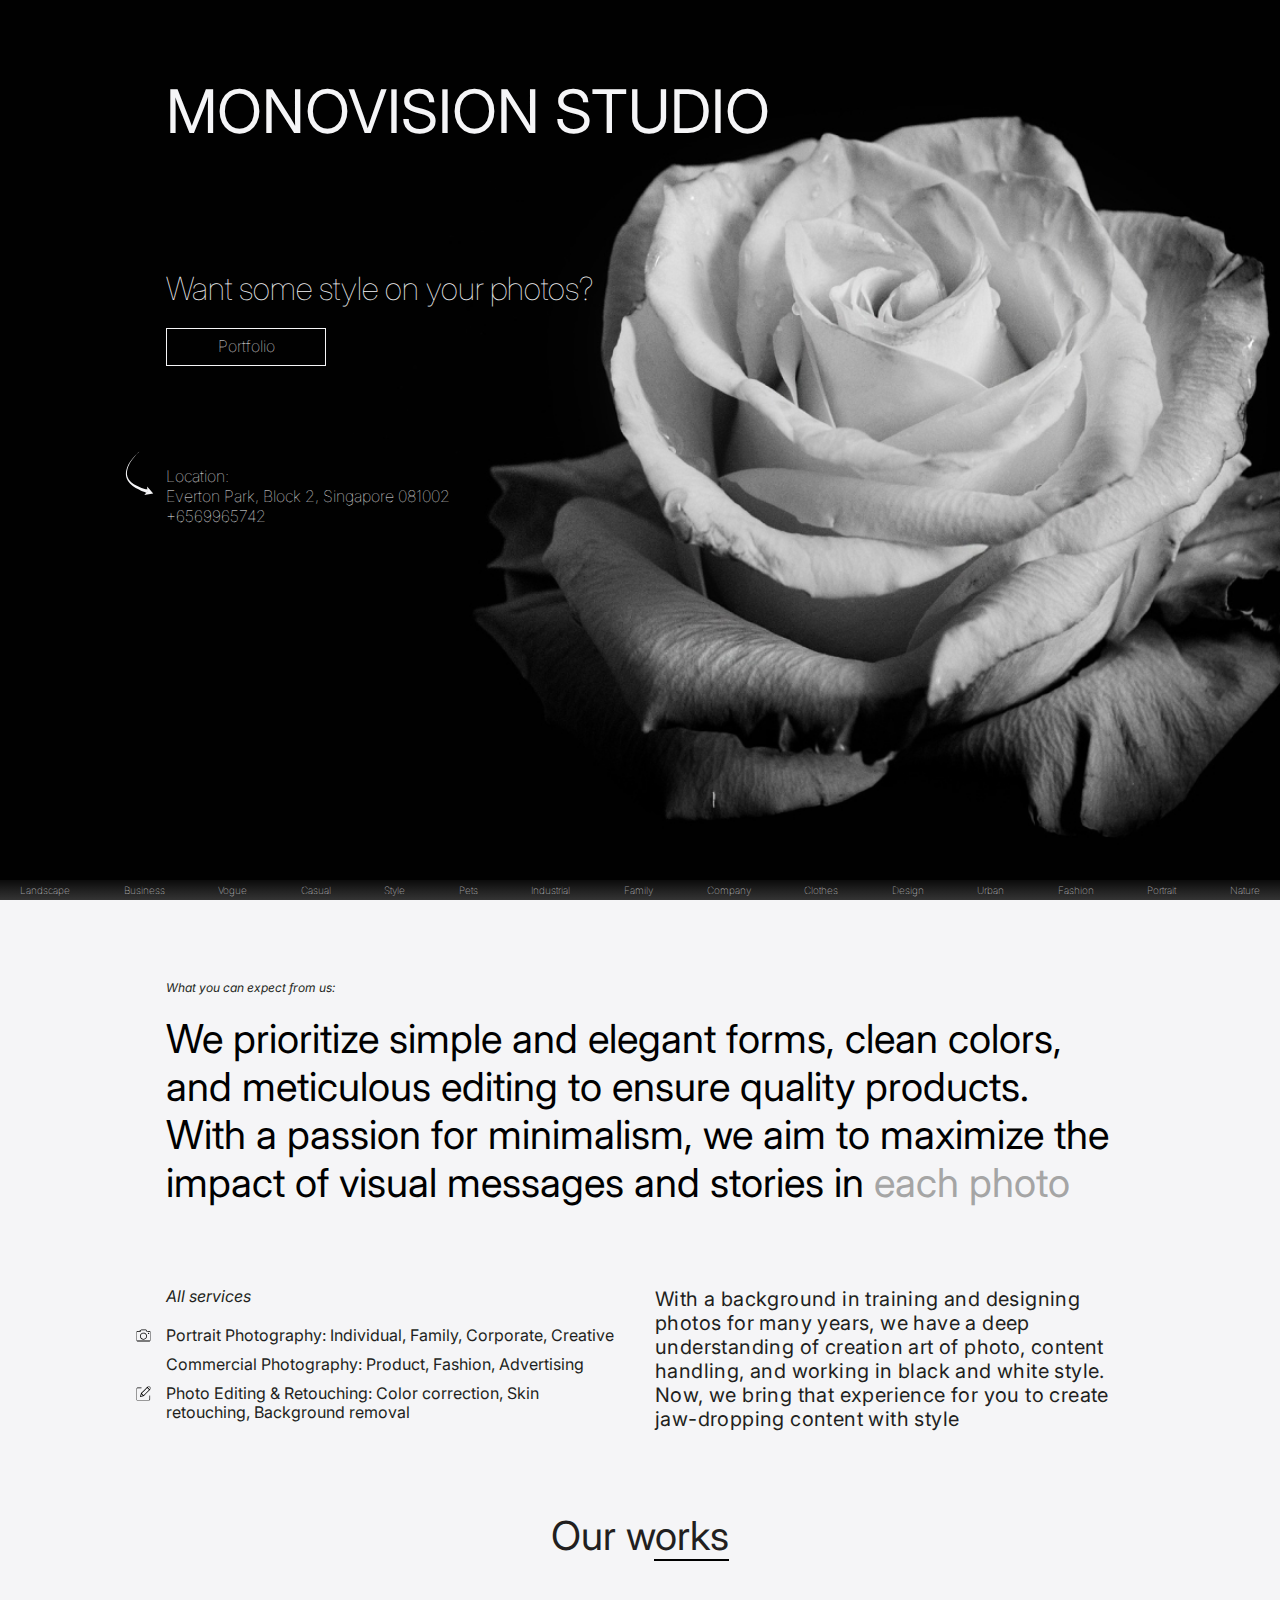
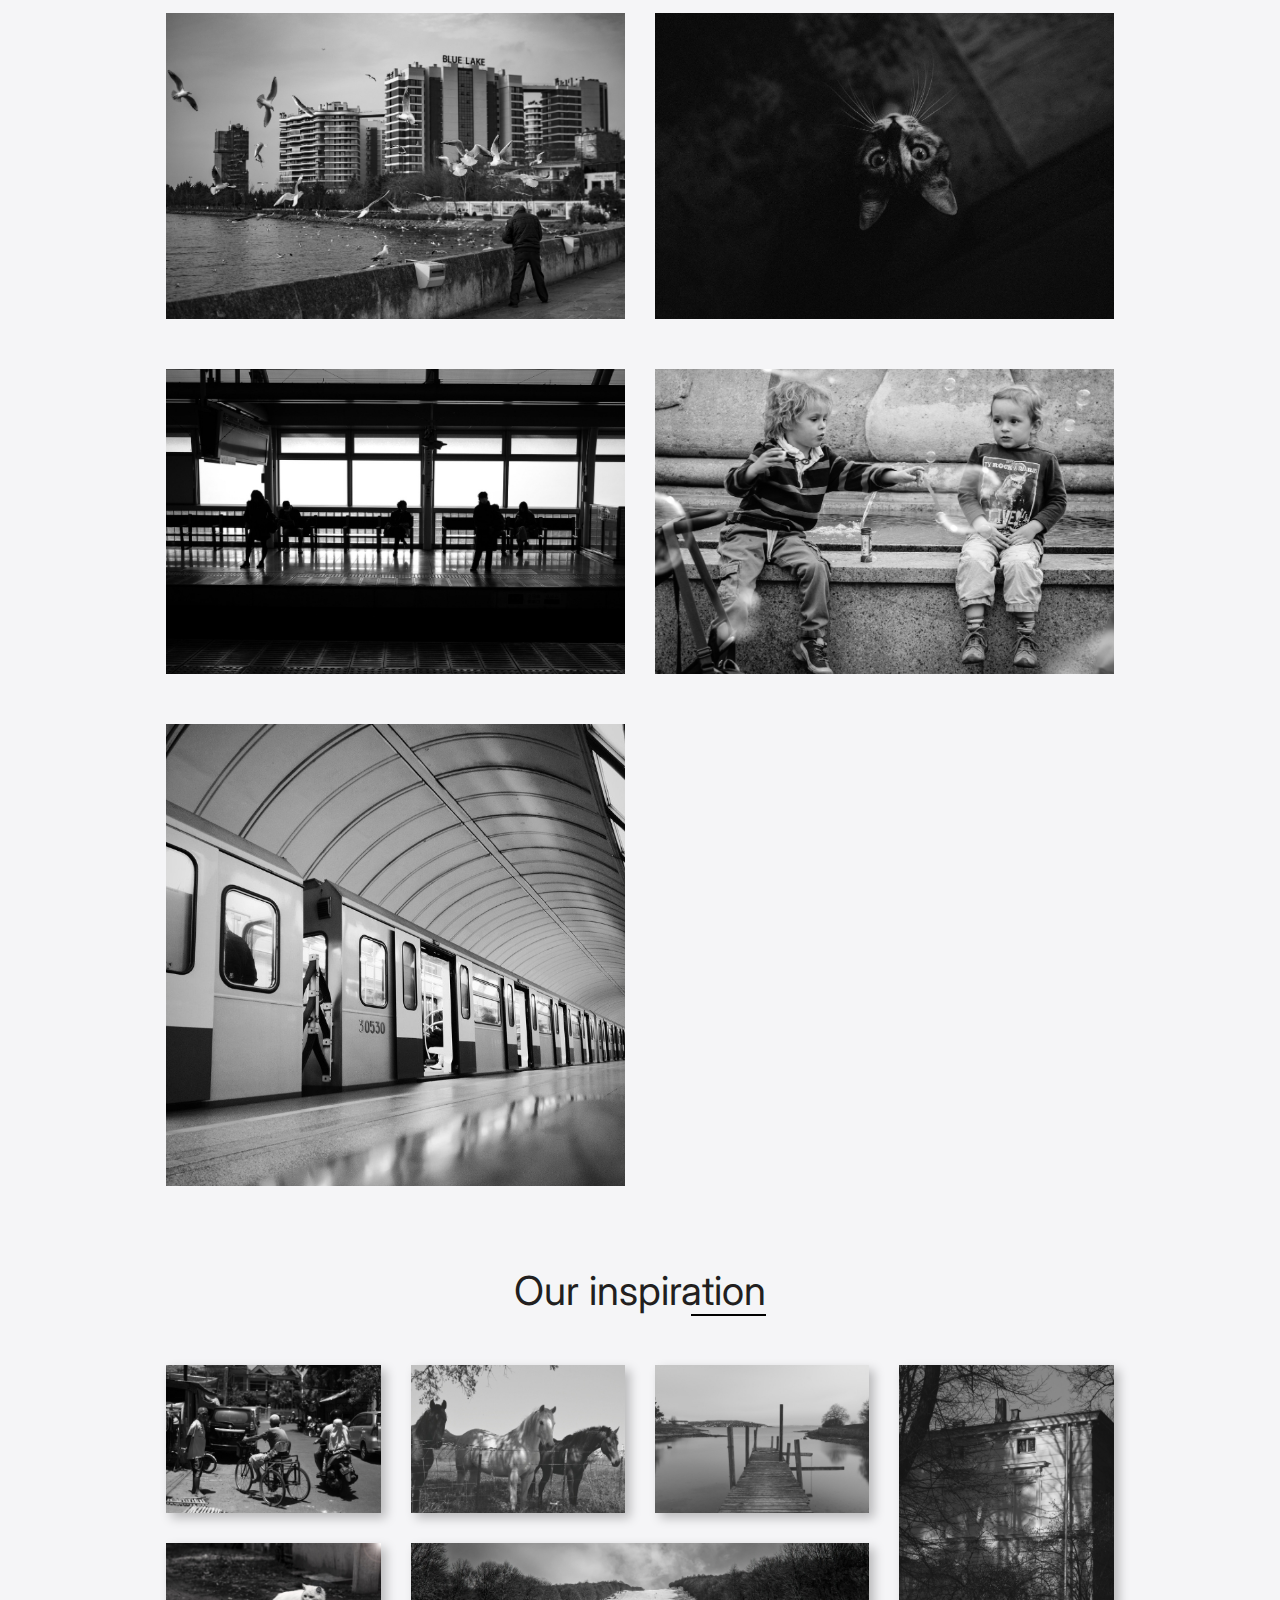
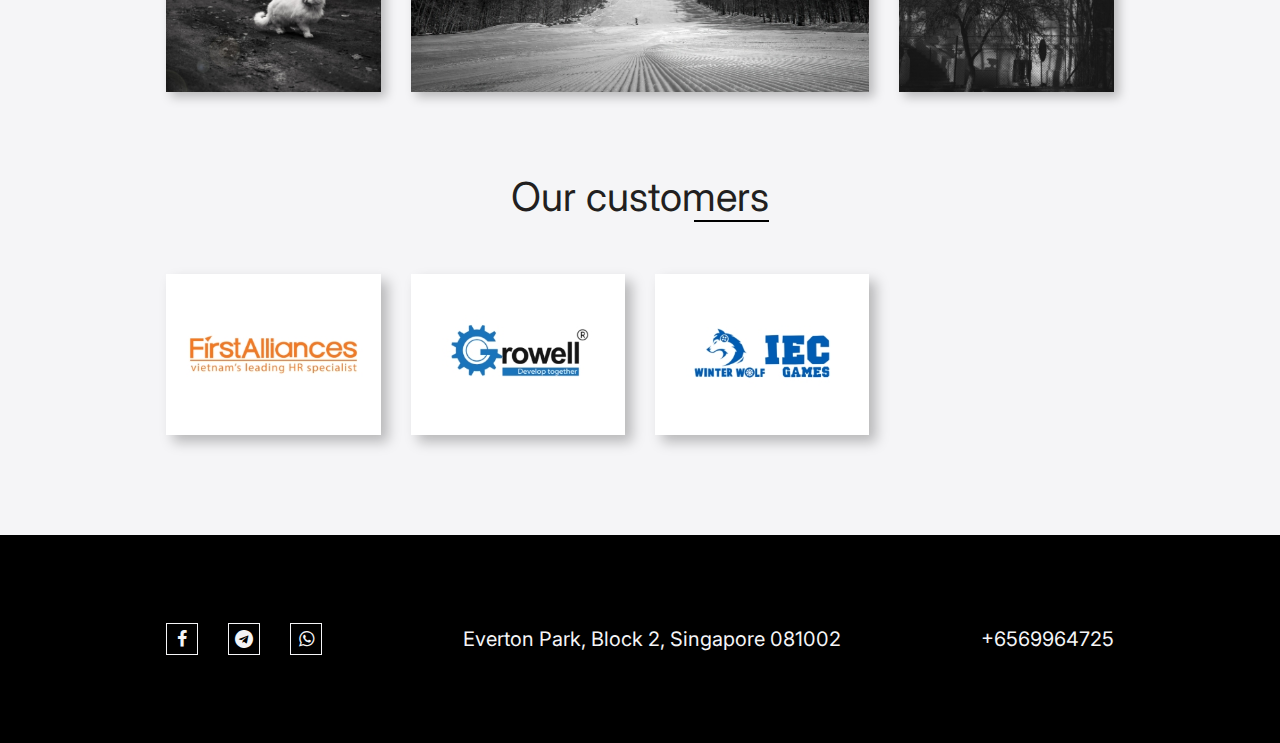
<file: src/index.html>
<!DOCTYPE html>
<html lang="en">

<head>
    <meta charset="UTF-8">
    <meta name="viewport" content="width=device-width, initial-scale=1.0">
    <title>Monovision</title>
    <link rel="stylesheet" href="css/modern-normalize.min.css">
    <link rel="icon" href="icons/favicon.ico">
    <!-- <link rel="preconnect" href="https://fonts.googleapis.com">
    <link rel="precgionnect" href="https://fonts.gstatic.com" crossorigin> -->
    <link href="https://fonts.googleapis.com/css2?family=Inter:opsz,wght@14..32,100..900&display=swap" rel="stylesheet">
    <link rel="stylesheet" href="css/style.css?version=1.2">
    <link rel="stylesheet" href="fonts/fontello-4773d98a/css/fontello.css">
</head>

<body>
    <main>
        <section class="promo">
            <div class="container">
                <h1 class="promo__title">Monovision Studio</h1>
                <h2 class="promo__subtitle">Want some style on your photos?</h2>
                <a href="#portfolio" class="btn">Portfolio</a>
                <div class="promo__address">
                    Location:
                    <address>
                        Everton Park, Block 2, Singapore 081002
                    </address>
                    <a href="tel:+6569965742">+6569965742</a>
                </div>
            </div>
            <ul class="keywords">
                <li>Landscape</li>
                <li>Business</li>
                <li>Vogue</li>
                <li>Casual</li>
                <li>Style</li>
                <li>Pets</li>
                <li>Industrial</li>
                <li>Family</li>
                <li>Company</li>
                <li>Clothes</li>
                <li>Design</li>
                <li>Urban</li>
                <li>Fashion</li>
                <li>Portrait</li>
                <li>Nature</li>
            </ul>
        </section>
        <section class="about">
            <div class="container">
                <h2 class="about__title">What you can expect from us:</h2>
                <p class="about__text">We prioritize simple and elegant forms, clean colors, and meticulous editing to
                    ensure quality products. With a passion
                    for minimalism, we aim to maximize the impact of visual messages and stories in <span>each
                        photo</span>
                </p>
                <div class="services">
                    <div class="services__items">
                        <div class="services__item-subtitle">All services</div>
                        <ul>
                            <li>Portrait Photography: Individual, Family, Corporate, Creative</li>
                            <li>Commercial Photography: Product, Fashion, Advertising</li>
                            <li>Photo Editing & Retouching: Color correction, Skin retouching, Background removal</li>
                        </ul>
                    </div>
                    <div class="services__text">With a background in training and designing photos for many years, we
                        have a
                        deep understanding of creation art of
                        photo, content handling, and working in black and white style. <br>
                        Now, we bring that experience for you to create jaw-dropping content with style
                    </div>
                </div>
        </section>
        <section id="portfolio" class="works">
            <div class="container">
                <h2 class="title"><span>Our works</span></h2>
                <div class="works__grid">
                    <img src="img/inspiration/bridge.jpeg" alt="">
                    <img src="img/inspiration/cat.jpeg" alt="">
                    <img src="img/inspiration/train.jpeg" alt="">
                    <img src="img/inspiration/children.jpeg" alt="">
                    <img src="img/inspiration/underground.jpeg" alt="">
                </div>
            </div>
        </section>
        <section class="inspiration">
            <div class="container">
                <h2 class="title"><span>Our inspiration</span></h2>
                <div class="inspiration__grid">
                    <img src="img/works/man.jpeg" alt="">
                    <img src="img/works/horses.jpeg" alt="">
                    <img src="img/works/bridge.jpeg" alt="">
                    <img id="tenement" src="img/works/tenement.jpeg" alt="">
                    <img src="img/works/cat.jpeg" alt="">
                    <img id="sky" src="img/works/sky.jpeg" alt="">
                </div>
            </div>
        </section>
        <section class="customers">
            <div class="container">
                <h2 class="title"><span>Our customers</span></h2>
                <div class="customers__wrapper">
                    <img src="logo/logo-first-alliances.jpeg" alt="">
                    <img src="logo/logo-growell.jpeg" alt="">
                    <img src="logo/logo-iec-winter-wolf.jpeg" alt="">
                </div>
            </div>
        </section>
        <footer class="footer">
            <ul class="footer__social">
                <li>
                    <a href="#" class="footer__link">
                        <!-- <img src="icons/facebook.svg" alt=""> -->
                        <span class="icon-facebook"></span>
                    </a>
                </li>
                <li>
                    <a href="#" class="footer__link">
                        <span class="icon-telegram"></span>
                        <!-- <img src="icons/tg.svg" alt=""> -->
                    </a>
                </li>
                <li>
                    <a href="#" class="footer__link">
                        <!-- <img src="icons/whatsapp.svg" alt=""> -->
                        <span class="icon-whatsapp"></span>
                    </a>
                </li>
            </ul>
            <address class="footer__address">Everton Park, Block 2, Singapore 081002</address>
            <a class="phone" href="tel:+6569964725">+6569964725</a>
        </footer>
    </main>
</body>

</html>
</file>
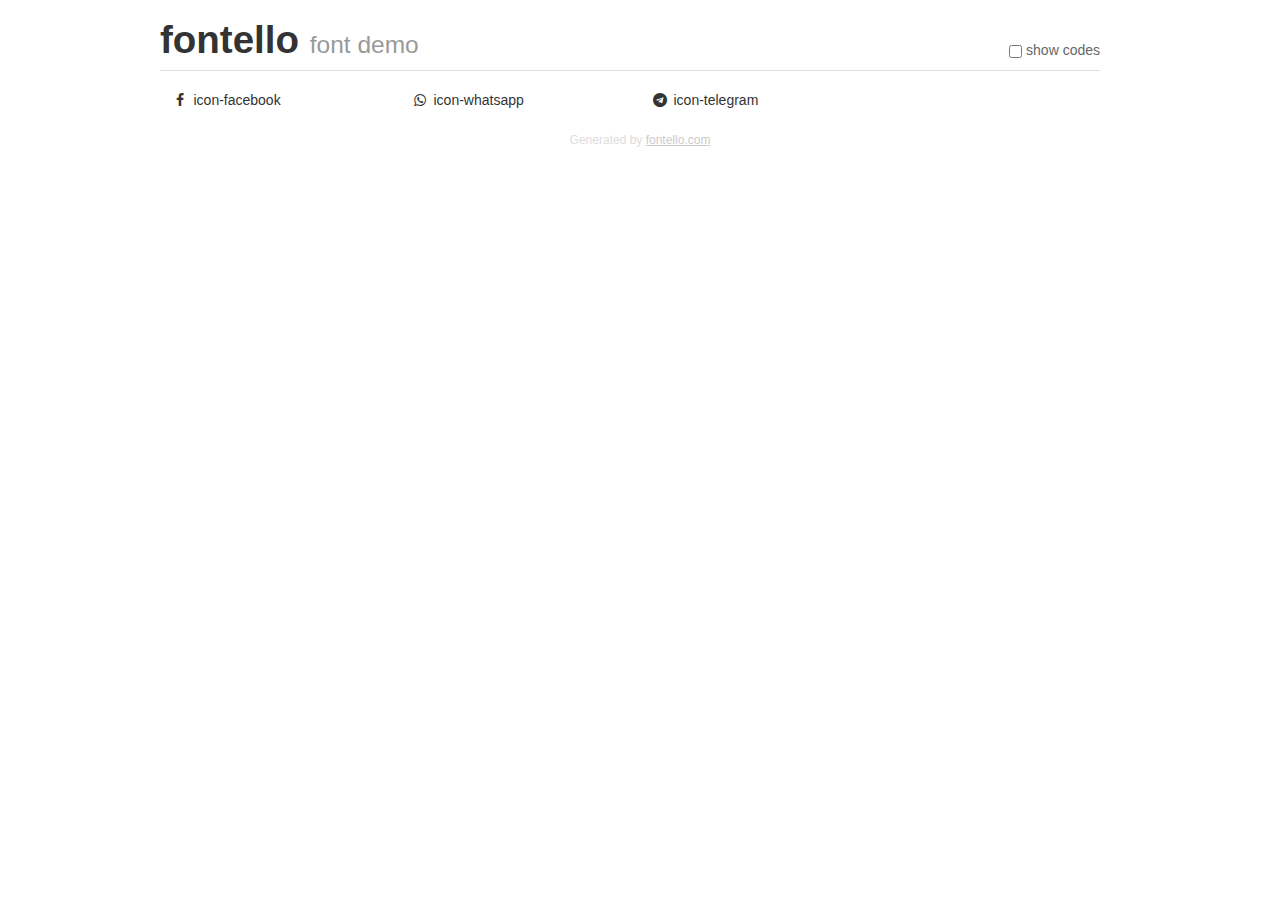
<file: src/fonts/fontello-4773d98a/demo.html>
<!DOCTYPE html>
<html>
  <head>
  <!--[if lt IE 9]><script language="javascript" type="text/javascript" src="//html5shim.googlecode.com/svn/trunk/html5.js"></script><![endif]-->
  <meta charset="UTF-8">
  <style>
    html {
      font-size: 100%;
      -webkit-text-size-adjust: 100%;
      -ms-text-size-adjust: 100%;
    }
    a:focus {
      outline: thin dotted #333;
      outline: 5px auto -webkit-focus-ring-color;
      outline-offset: -2px;
    }
    a:hover,
    a:active {
      outline: 0;
    }
    input {
      margin: 0;
      font-size: 100%;
      vertical-align: middle;
      *overflow: visible;
      line-height: normal;
    }
    input::-moz-focus-inner {
      padding: 0;
      border: 0;
    }
    body {
      margin: 0;
      font-family: "Helvetica Neue", Helvetica, Arial, sans-serif;
      font-size: 14px;
      line-height: 20px;
      color: #333;
      background-color: #fff;
    }
    a {
      color: #08c;
      text-decoration: none;
    }
    a:hover {
      color: #005580;
      text-decoration: underline;
    }
    .row {
      margin-left: -20px;
      *zoom: 1;
    }
    .row:before,
    .row:after {
      display: table;
      content: "";
      line-height: 0;
    }
    .row:after {
      clear: both;
    }
    .span3 {
      float: left;
      min-height: 1px;
      margin-left: 20px;
      width: 220px;
    }
    .container {
      width: 940px;
      margin-right: auto;
      margin-left: auto;
      *zoom: 1;
    }
    .container:before,
    .container:after {
      display: table;
      content: "";
      line-height: 0;
    }
    .container:after {
      clear: both;
    }
    small {
      font-size: 85%;
    }
    h1 {
      margin: 10px 0;
      font-family: inherit;
      font-weight: bold;
      line-height: 20px;
      color: inherit;
      text-rendering: optimizelegibility;
      line-height: 40px;
      font-size: 38.5px;
    }
    h1 small {
      font-weight: normal;
      line-height: 1;
      color: #999;
      font-size: 24.5px;
    }

    body {
      margin-top: 90px;
    }
    .header {
      position: fixed;
      top: 0;
      left: 50%;
      margin-left: -480px;
      background-color: #fff;
      border-bottom: 1px solid #ddd;
      padding-top: 10px;
      z-index: 10;
    }
    .footer {
      color: #ddd;
      font-size: 12px;
      text-align: center;
      margin-top: 20px;
    }
    .footer a {
      color: #ccc;
      text-decoration: underline;
    }
    .the-icons {
      font-size: 14px;
      line-height: 24px;
    }
    .switch {
      position: absolute;
      right: 0;
      bottom: 10px;
      color: #666;
    }
    .switch input {
      margin-right: 0.3em;
    }
    .codesOn .i-name {
      display: none;
    }
    .codesOn .i-code {
      display: inline;
    }
    .i-code {
      display: none;
    }
    @font-face {
      font-family: 'fontello';
      src: url('./font/fontello.eot?44093870');
      src: url('./font/fontello.eot?44093870#iefix') format('embedded-opentype'),
           url('./font/fontello.woff?44093870') format('woff'),
           url('./font/fontello.ttf?44093870') format('truetype'),
           url('./font/fontello.svg?44093870#fontello') format('svg');
      font-weight: normal;
      font-style: normal;
    }
    .demo-icon {
      font-family: "fontello";
      font-style: normal;
      font-weight: normal;
      speak: never;
     
      display: inline-block;
      text-decoration: inherit;
      width: 1em;
      margin-right: .2em;
      text-align: center;
      /* opacity: .8; */
     
      /* For safety - reset parent styles, that can break glyph codes*/
      font-variant: normal;
      text-transform: none;
     
      /* fix buttons height, for twitter bootstrap */
      line-height: 1em;
     
      /* Animation center compensation - margins should be symmetric */
      /* remove if not needed */
      margin-left: .2em;
     
      /* You can be more comfortable with increased icons size */
      /* font-size: 120%; */
     
      /* Font smoothing. That was taken from TWBS */
      -webkit-font-smoothing: antialiased;
      -moz-osx-font-smoothing: grayscale;
     
      /* Uncomment for 3D effect */
      /* text-shadow: 1px 1px 1px rgba(127, 127, 127, 0.3); */
    }
    </style>
    <link rel="stylesheet" href="css/animation.css"><!--[if IE 7]><link rel="stylesheet" href="css/" + font.fontname + "-ie7.css"><![endif]-->
    <script>
      function toggleCodes(on) {
        var obj = document.getElementById('icons');
      
        if (on) {
          obj.className += ' codesOn';
        } else {
          obj.className = obj.className.replace(' codesOn', '');
        }
      }
    </script>
  </head>
  <body>
    <div class="container header">
      <h1>fontello <small>font demo</small></h1>
      <label class="switch">
        <input type="checkbox" onclick="toggleCodes(this.checked)">show codes
      </label>
    </div>
    <div class="container" id="icons">
      <div class="row">
        <div class="span3" title="Code: 0xf09a">
          <i class="demo-icon icon-facebook">&#xf09a;</i> <span class="i-name">icon-facebook</span><span class="i-code">0xf09a</span>
        </div>
        <div class="span3" title="Code: 0xf232">
          <i class="demo-icon icon-whatsapp">&#xf232;</i> <span class="i-name">icon-whatsapp</span><span class="i-code">0xf232</span>
        </div>
        <div class="span3" title="Code: 0xf2c6">
          <i class="demo-icon icon-telegram">&#xf2c6;</i> <span class="i-name">icon-telegram</span><span class="i-code">0xf2c6</span>
        </div>
      </div>
    </div>
    <div class="container footer">Generated by <a href="https://fontello.com">fontello.com</a></div>
  </body>
</html>
</file>
<file: src/css/style.css>
h1,
h2,
h3,
h4,
h5,
figure,
p,
ol,
ul {
    margin: 0;
}

ol[role="list"],
ul[role="list"] {
    list-style: none;
    padding-inline: 0;
}

h1,
h2,
h3,
h4,
h5 {
    font-size: inherit;
    font-weight: inherit;
}

img {
    display: block;
    max-inline-size: 100%;
}

:root {
    --light-color: #f5f5f7;
    --dark-color: #221f20;
    --container-padding-inline: 13%;
    --footer-padding-inline: 10%;
}

@media screen and (max-width: 768px) {
    :root {
        --container-padding-inline: 6%;
        --footer-padding-inline: 6%;
    }
}

@media screen and (max-width: 576px) {
    :root {
        --container-padding-inline: 15px;
        --footer-padding-inline: 15px;
    }
}

html {
    font-family: "Inter", sans-serif;
    scroll-behavior: smooth;
}

.container {
    padding: 0 var(--container-padding-inline);
}



.title {
    text-align: center;
    color: var(--dark-color);
    font-size: 40px;
    font-weight: 400;
    line-height: normal;

    span {
        position: relative;
    }

    span::after {
        content: "";
        display: block;
        position: absolute;
        width: 75px;
        height: 2px;
        background-color: black;
        bottom: -1px;
        right: 0;
    }


    @media screen and (max-width:768px) {
        font-size: 36px;
    }

    @media screen and (max-width:576px) {
        font-size: 24px;
    }
}

.promo {
    position: relative;
    min-height: 100vh;
    padding-top: 75px;
    background: url(../img/main_bg.jpg) center center / cover no-repeat;

    @media screen and (max-width:768px) {
        & {
            background-image: url(../img/tablet_bg.jpg);
        }
    }

    @media screen and (max-width: 576px) {
        min-height: 500px;
        padding-top: 50px;
    }
}

.promo__title {
    color: var(--light-color);
    font-size: 60px;
    font-weight: 400;
    line-height: normal;
    text-transform: uppercase;

    @media screen and (max-width:768px) {
        font-size: 48px;
    }

    @media screen and (max-width:576px) {
        font-size: 26px;
    }
}


.promo__subtitle {
    margin-top: 124px;
    color: var(--light-color, #f5f5f7);
    font-size: 32px;
    font-weight: 100;


    @media screen and (max-width:768px) {
        & {
            margin-top: 80px;
        }
    }

    @media screen and (max-width: 576px) {
        margin-top: 30px;
        font-size: 16px;
    }
}


.btn {
    display: flex;
    justify-content: center;
    align-items: center;
    text-decoration: none;
    padding: 3px 10px;
    margin-top: 20px;
    width: 160px;
    min-height: 38px;
    color: var(--light-color);
    border: 1px solid var(--light-color);
    font-size: 16px;
    font-weight: 100;
    line-height: 19px;
    background: rgba(217, 217, 217, 0);
    cursor: pointer;
    transition: all 0.3s ease-out;

    @media screen and (max-width:576px) {
        font-size: 14px;
        width: 120px;
        min-height: 30px;
    }
}

.btn:hover {
    font-weight: 500;
    box-shadow: 5px 5px 10px 0px rgb(255, 255, 255, 0.62);
}

.promo__address {
    position: relative;
    margin-top: 100px;
    color: var(--light-color);
    font-size: 16px;
    font-weight: 100;
    line-height: normal;

    address {
        font-style: normal;
    }

    a {
        color: inherit;
        text-decoration: none;
    }

    &::before {
        content: "";
        display: block;
        position: absolute;
        top: -17px;
        left: -45px;
        width: 40px;
        height: 49px;
        background: url("../img/Arrow.svg") center center / cover no-repeat;
    }


    @media screen and (max-width:768px) {

        & {
            margin-top: 80px;
        }

        &::before {
            left: -40px;
        }
    }

    @media screen and (max-width:750px) {
        &::before {
            display: none;
        }
    }

    @media screen and (max-width:576px) {
        margin-top: 233px;
    }

}

.keywords {
    display: flex;
    justify-content: space-between;
    align-items: center;
    position: absolute;
    bottom: 0;
    padding: 0 360px;
    width: 100%;
    height: 20px;
    background: linear-gradient(180.00deg, rgba(255, 255, 255, 0.04), rgba(255, 255, 255, 0.12) 50%, rgba(255, 255, 255, 0.2) 100%);

    li {
        list-style-type: none;
        color: var(--light-color);
        font-size: 10px;
        font-weight: 100;
        line-height: normal;
    }

    @media screen and (max-width:1440px) {
        & {
            padding: 0 20px;
        }
    }

    @media screen and (max-width:768px) {

        & li:nth-last-child(-n+6) {
            display: none;
        }
    }

    @media screen and (max-width:576px) {

        & {
            margin-top: 10px;
        }

        & li:nth-last-child(-n + 11) {
            display: none;
        }
    }
}



.about {
    background: var(--light-color);
    padding-top: 80px;

    @media screen and (max-width:576px) {
        padding: 50px;
    }
}

.about__title {
    color: rgb(34, 31, 32);
    font-style: italic;
    font-size: 12px;
    font-weight: 400;
    line-height: 15px;
    text-align: left;
}

.about__text {
    width: 1050px;
    margin-top: 20px;
    font-size: 40px;
    font-weight: 400;
    line-height: 48px;
    text-align: left;

    span {
        color: rgb(165, 165, 165);
    }

    @media screen and (max-width: 1440px) {
        width: 100%;
    }

    @media screen and (max-width:768px) {
        font-size: 24px;
        line-height: 29px;
    }

    @media screen and (max-width:576px) {
        font-size: 16px;
        line-height: 19px;
    }
}

.services {
    margin-top: 80px;
    display: flex;
    column-gap: 30px;

    @media screen and (max-width:768px) {
        margin-top: 40px;
        flex-wrap: wrap;
        row-gap: 40px;
    }

    @media screen and (max-width:576px) {
        margin-top: 20px;
        row-gap: 20px;
    }
}

.services__items {
    width: 50%;

    ul {
        margin-top: 20px;
        padding: 0;
    }

    li {
        position: relative;
        margin-top: 10px;
        list-style-type: none;
        color: rgb(34, 31, 32);
        font-size: 16px;
        font-weight: 400;
        line-height: 19px;
        letter-spacing: 0%;
        text-align: left;

        &:first-child::before {
            content: "";
            position: absolute;
            display: block;
            background: url("../img/Camera.svg") center center / cover no-repeat;
            width: 15px;
            height: 15px;
            left: -30px;
            top: 2px;
        }

        &:nth-child(3)::before {
            content: "";
            position: absolute;
            display: block;
            background: url(../img/edit\ 1.svg) center center / cover no-repeat;
            width: 15px;
            height: 15px;
            left: -30px;
            top: 2px;
        }
    }

    @media screen and (max-width: 768px) {
        & {
            width: 100%;
        }

        & li:first-child::before {
            left: -25px;
        }

        & li:nth-child(3):before {
            left: -25px;
        }
    }

    @media screen and (max-width: 576px) {
        & li:first-child::before {
            display: none;
        }

        & li:nth-child(3):before {
            display: none;
        }
    }

    @media screen and (max-width: 375px) {
        & li {
            font-size: 14px;
            margin-top: 5px;
        }
    }
}


.services__text {
    width: 50%;
    color: rgb(34, 31, 32);
    font-size: 20px;
    font-weight: 400;
    line-height: normal;
    letter-spacing: 0.4px;
    text-align: left;

    @media screen and (max-width: 768px) {
        width: 100%;
    }

    @media screen and (max-width: 375px) {
        font-size: 12px;
        letter-spacing: 0.24px;
    }
}

.services__item-subtitle {
    color: rgb(34, 31, 32);
    font-style: italic;
    font-size: 16px;
    font-weight: 400;
    line-height: 19px;
    text-align: left;


    @media screen and (max-width:376px) {
        font-size: 12px;
        line-height: 17px;
    }
}

.works {
    padding-top: 80px;
    background-color: var(--light-color);
}

.works__grid {
    display: grid;
    margin-top: 53px;
    grid-template-columns: repeat(2, 1fr);
    grid-template-rows: repeat(2, 1fr), 1.52fr;
    column-gap: 30px;
    row-gap: 50px;

    img {
        width: 100%;
        box-shadow: (5px, 5px, 10px, 0, rgba(0, 0, 0, 0.25));
    }

    @media screen and (max-width: 768px) {
        margin-top: 40px;
        column-gap: 20px;
        row-gap: 30px;
    }

    @media screen and (max-width: 576px) {
        grid-template-columns: 1fr;
        grid-template-rows: repeat(4, 1fr), 1.52fr;
        row-gap: 30px;
        column-gap: 0;
    }

}

.inspiration {
    padding-top: 80px;
    background-color: var(--light-color);

    @media screen and (max-width: 768px) {
        padding-top: 50px;
    }
}

.inspiration__grid {
    display: grid;
    grid-template-columns: repeat(4, 1fr);
    grid-template-rows: repeat(2, 1fr);
    margin-top: 50px;
    gap: 30px;

    img {
        width: 100%;
        height: 100%;
        box-shadow: 5px 5px 10px 0px rgba(0, 0, 0, 0.25);
    }

    @media screen and (max-width:768px) {
        grid-template-columns: repeat(2, 1fr);
        grid-template-rows: repeat(4, 1fr);
        column-gap: 20px;
        row-gap: 30px;
    }

    @media screen and (max-width:575px) {
        grid-template-columns: 1fr;
        grid-template-rows: repeat(3, 1fr) 2.1fr 1fr 0.5fr;
        row-gap: 20px;
        column-gap: 0;
    }
}

#tenement {
    grid-column-start: 4;
    grid-column-end: 5;
    grid-row-start: 1;
    grid-row-end: 3;

    @media screen and (max-width:768px) {
        grid-column-start: 2;
        grid-column-end: 3;
        grid-row-start: 2;
        grid-row-end: 4;
    }

    @media screen and (max-width:575px) {
        grid-row: auto;
        grid-column: auto;
    }
}

#sky {
    grid-column-start: 2;
    grid-column-end: 4;

    @media screen and (max-width:768px) {
        grid-column: 1 / 3;
    }

    @media screen and (max-width:575px) {
        grid-column: auto;
    }
}

.customers {
    padding-top: 80px;
    background-color: var(--light-color);
    padding-bottom: 100px;

    @media screen and (max-width:768px) {
        padding: 50px 0;
    }
}

.customers__wrapper {
    display: flex;
    margin-top: 53px;
    flex-wrap: wrap;
    gap: 30px;


    img {
        width: calc((100% - 90px) / 4);
        box-shadow: 7px 7px 12px 0 rgba(0, 0, 0, 0.25);
    }

    @media screen and (max-width:768px) {
        gap: 20px;
        margin-top: 41px;
    }

    @media screen and (max-width:575px) {
        & {
            margin-top: 30px;
        }

        img {
            width: calc((100% - 36px) / 2);
        }
    }

}

.footer {
    padding: 88px var(--container-padding-inline);
    background-color: black;
    display: flex;
    justify-content: space-between;
    align-items: center;
    list-style-type: none;

    @media screen and (max-width:768px) {
        padding: 30px var(--footer-padding-inline) 40px var(--footer-padding-inline);
        flex-direction: column;
        align-items: flex-start;
        row-gap: 30px;
    }

    @media screen and (max-width:575px) {
        align-items: center;
    }
}

.footer__social {
    padding-left: 0;
    display: flex;
    column-gap: 30px;
    list-style: none;

    li {
        border: 1px solid var(--light-color);
        width: 32px;
        height: 32px;
        background: rgba(217, 217, 217, 0);

        a {
            display: flex;
            width: 100%;
            height: 100%;
            justify-content: center;
            align-items: center;

            span {
                color: #f5f5f7;
                font-size: 18px;
            }
        }
    }

    @media screen and (max-width:768px) {
        column-gap: 27px;
    }
}

.footer__address {
    font-style: normal;
    color: var(--light-color);
    font-size: 20px;
    font-weight: 400;
    line-height: 24px;
    text-align: left;

    @media screen and (max-width:768px) {
        font-size: 16px;
    }

    @media screen and (max-width: 375px) {
        order: 3;
    }
}

.phone {
    color: var(--light-color);
    font-size: 20px;
    font-weight: 400;
    line-height: 24px;
    letter-spacing: 0%;
    text-align: left;
    text-decoration: none;

    @media screen and (max-width:768px) {
        font-size: 16px;
    }

    @media screen and (max-width: 375px) {
        order: 3;
    }
}
</file>
<file: src/fonts/fontello-4773d98a/css/fontello.css>
@font-face {
  font-family: 'fontello';
  src: url('../font/fontello.eot?23968741');
  src: url('../font/fontello.eot?23968741#iefix') format('embedded-opentype'),
       url('../font/fontello.woff2?23968741') format('woff2'),
       url('../font/fontello.woff?23968741') format('woff'),
       url('../font/fontello.ttf?23968741') format('truetype'),
       url('../font/fontello.svg?23968741#fontello') format('svg');
  font-weight: normal;
  font-style: normal;
}
/* Chrome hack: SVG is rendered more smooth in Windozze. 100% magic, uncomment if you need it. */
/* Note, that will break hinting! In other OS-es font will be not as sharp as it could be */
/*
@media screen and (-webkit-min-device-pixel-ratio:0) {
  @font-face {
    font-family: 'fontello';
    src: url('../font/fontello.svg?23968741#fontello') format('svg');
  }
}
*/
[class^="icon-"]:before, [class*=" icon-"]:before {
  font-family: "fontello";
  font-style: normal;
  font-weight: normal;
  speak: never;

  display: inline-block;
  text-decoration: inherit;
  width: 1em;
  margin-right: .2em;
  text-align: center;
  /* opacity: .8; */

  /* For safety - reset parent styles, that can break glyph codes*/
  font-variant: normal;
  text-transform: none;

  /* fix buttons height, for twitter bootstrap */
  line-height: 1em;

  /* Animation center compensation - margins should be symmetric */
  /* remove if not needed */
  margin-left: .2em;

  /* you can be more comfortable with increased icons size */
  /* font-size: 120%; */

  /* Font smoothing. That was taken from TWBS */
  -webkit-font-smoothing: antialiased;
  -moz-osx-font-smoothing: grayscale;

  /* Uncomment for 3D effect */
  /* text-shadow: 1px 1px 1px rgba(127, 127, 127, 0.3); */
}

.icon-facebook:before { content: '\f09a'; } /* '' */
.icon-whatsapp:before { content: '\f232'; } /* '' */
.icon-telegram:before { content: '\f2c6'; } /* '' */
</file>
<file: src/fonts/fontello-4773d98a/css/animation.css>
/*
   Animation example, for spinners
*/
.animate-spin {
  -moz-animation: spin 2s infinite linear;
  -o-animation: spin 2s infinite linear;
  -webkit-animation: spin 2s infinite linear;
  animation: spin 2s infinite linear;
  display: inline-block;
}
@-moz-keyframes spin {
  0% {
    -moz-transform: rotate(0deg);
    -o-transform: rotate(0deg);
    -webkit-transform: rotate(0deg);
    transform: rotate(0deg);
  }

  100% {
    -moz-transform: rotate(359deg);
    -o-transform: rotate(359deg);
    -webkit-transform: rotate(359deg);
    transform: rotate(359deg);
  }
}
@-webkit-keyframes spin {
  0% {
    -moz-transform: rotate(0deg);
    -o-transform: rotate(0deg);
    -webkit-transform: rotate(0deg);
    transform: rotate(0deg);
  }

  100% {
    -moz-transform: rotate(359deg);
    -o-transform: rotate(359deg);
    -webkit-transform: rotate(359deg);
    transform: rotate(359deg);
  }
}
@-o-keyframes spin {
  0% {
    -moz-transform: rotate(0deg);
    -o-transform: rotate(0deg);
    -webkit-transform: rotate(0deg);
    transform: rotate(0deg);
  }

  100% {
    -moz-transform: rotate(359deg);
    -o-transform: rotate(359deg);
    -webkit-transform: rotate(359deg);
    transform: rotate(359deg);
  }
}
@-ms-keyframes spin {
  0% {
    -moz-transform: rotate(0deg);
    -o-transform: rotate(0deg);
    -webkit-transform: rotate(0deg);
    transform: rotate(0deg);
  }

  100% {
    -moz-transform: rotate(359deg);
    -o-transform: rotate(359deg);
    -webkit-transform: rotate(359deg);
    transform: rotate(359deg);
  }
}
@keyframes spin {
  0% {
    -moz-transform: rotate(0deg);
    -o-transform: rotate(0deg);
    -webkit-transform: rotate(0deg);
    transform: rotate(0deg);
  }

  100% {
    -moz-transform: rotate(359deg);
    -o-transform: rotate(359deg);
    -webkit-transform: rotate(359deg);
    transform: rotate(359deg);
  }
}
</file>
